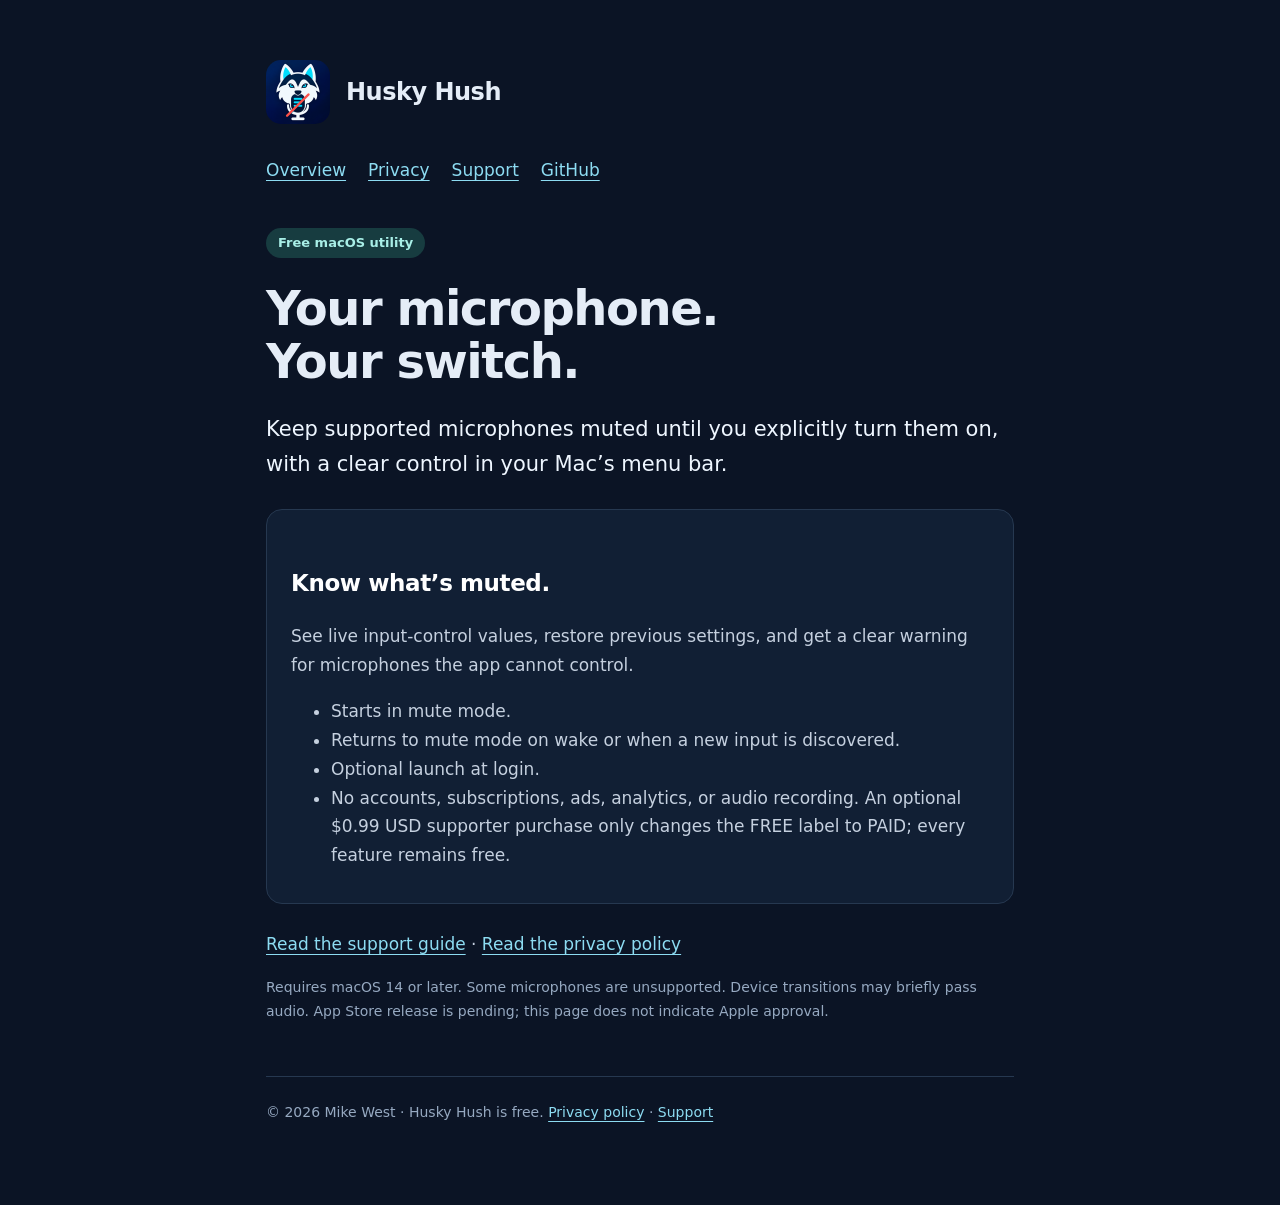
<file: docs/index.html>
<!doctype html>
<html lang="en"><head><meta charset="utf-8"><meta name="viewport" content="width=device-width,initial-scale=1"><meta name="description" content="Husky Hush: free microphone controls for your Mac. Privacy policy and support."><title>Microphone controls for Mac · Husky Hush</title><link rel="stylesheet" href="style.css"><link rel="icon" href="assets/icon.png"></head><body><main><header><img src="assets/icon.png" alt="Husky Hush icon" width="64" height="64"><span>Husky Hush</span></header><nav aria-label="Main navigation"><a href="./">Overview</a><a href="privacy.html">Privacy</a><a href="support.html">Support</a><a href="https://github.com/mykamel/Husky-Hush">GitHub</a></nav><span class="badge">Free macOS utility</span><h1>Your microphone.<br>Your switch.</h1><p class="lead">Keep supported microphones muted until you explicitly turn them on, with a clear control in your Mac’s menu bar.</p><section><h2>Know what’s muted.</h2><p>See live input-control values, restore previous settings, and get a clear warning for microphones the app cannot control.</p><ul><li>Starts in mute mode.</li><li>Returns to mute mode on wake or when a new input is discovered.</li><li>Optional launch at login.</li><li>No accounts, subscriptions, ads, analytics, or audio recording. An optional $0.99 USD supporter purchase only changes the FREE label to PAID; every feature remains free.</li></ul></section><p><a href="support.html">Read the support guide</a> · <a href="privacy.html">Read the privacy policy</a></p><p class="meta">Requires macOS 14 or later. Some microphones are unsupported. Device transitions may briefly pass audio. App Store release is pending; this page does not indicate Apple approval.</p><footer>© 2026 Mike West · Husky Hush is free. <a href="privacy.html">Privacy policy</a> · <a href="support.html">Support</a></footer></main></body></html>
</file>
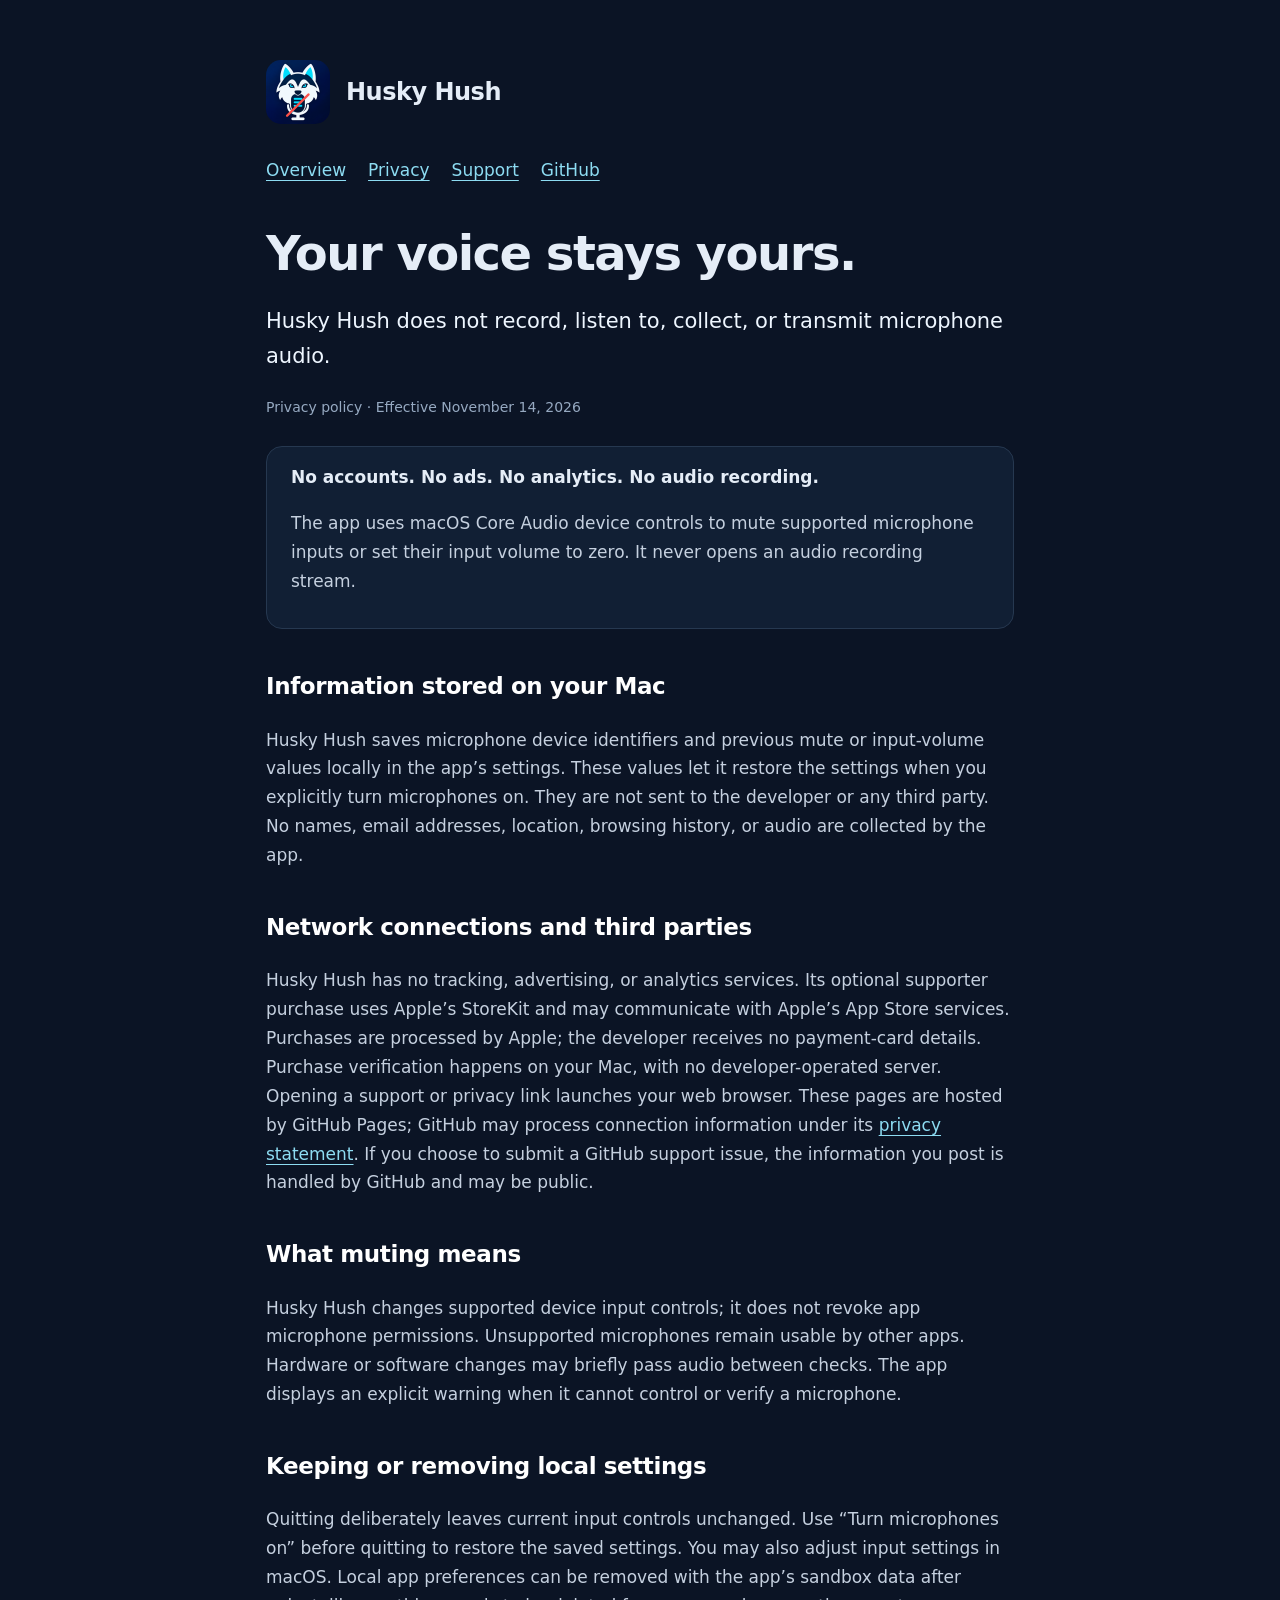
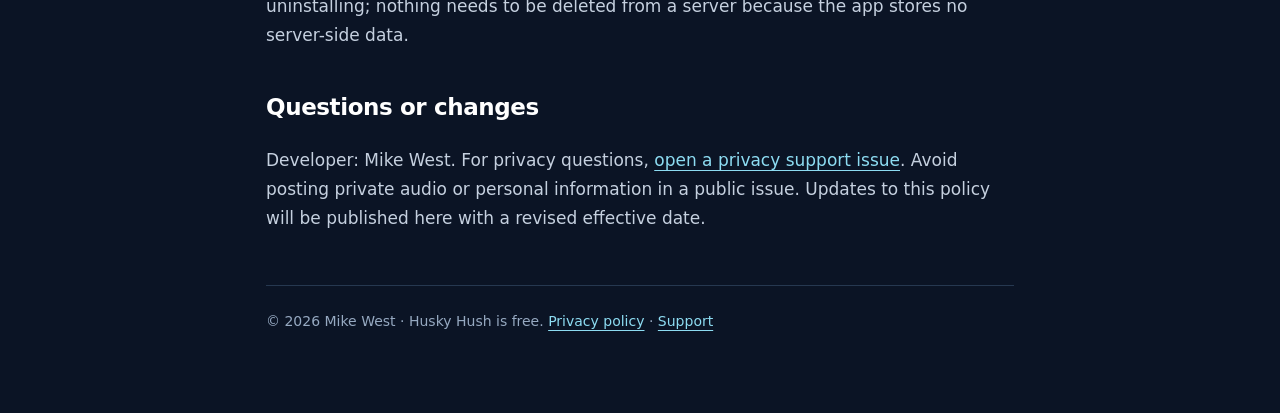
<file: docs/privacy.html>
<!doctype html>
<html lang="en"><head><meta charset="utf-8"><meta name="viewport" content="width=device-width,initial-scale=1"><meta name="description" content="Husky Hush: free microphone controls for your Mac. Privacy policy and support."><title>Privacy policy · Husky Hush</title><link rel="stylesheet" href="style.css"><link rel="icon" href="assets/icon.png"></head><body><main><header><img src="assets/icon.png" alt="Husky Hush icon" width="64" height="64"><span>Husky Hush</span></header><nav aria-label="Main navigation"><a href="./">Overview</a><a href="privacy.html">Privacy</a><a href="support.html">Support</a><a href="https://github.com/mykamel/Husky-Hush">GitHub</a></nav><h1>Your voice stays yours.</h1><p class="lead">Husky Hush does not record, listen to, collect, or transmit microphone audio.</p><p class="meta">Privacy policy · Effective November 14, 2026</p><section><strong>No accounts. No ads. No analytics. No audio recording.</strong><p>The app uses macOS Core Audio device controls to mute supported microphone inputs or set their input volume to zero. It never opens an audio recording stream.</p></section><h2>Information stored on your Mac</h2><p>Husky Hush saves microphone device identifiers and previous mute or input-volume values locally in the app’s settings. These values let it restore the settings when you explicitly turn microphones on. They are not sent to the developer or any third party. No names, email addresses, location, browsing history, or audio are collected by the app.</p><h2>Network connections and third parties</h2><p>Husky Hush has no tracking, advertising, or analytics services. Its optional supporter purchase uses Apple’s StoreKit and may communicate with Apple’s App Store services. Purchases are processed by Apple; the developer receives no payment-card details. Purchase verification happens on your Mac, with no developer-operated server. Opening a support or privacy link launches your web browser. These pages are hosted by GitHub Pages; GitHub may process connection information under its <a href="https://docs.github.com/en/site-policy/privacy-policies/github-general-privacy-statement">privacy statement</a>. If you choose to submit a GitHub support issue, the information you post is handled by GitHub and may be public.</p><h2>What muting means</h2><p>Husky Hush changes supported device input controls; it does not revoke app microphone permissions. Unsupported microphones remain usable by other apps. Hardware or software changes may briefly pass audio between checks. The app displays an explicit warning when it cannot control or verify a microphone.</p><h2>Keeping or removing local settings</h2><p>Quitting deliberately leaves current input controls unchanged. Use “Turn microphones on” before quitting to restore the saved settings. You may also adjust input settings in macOS. Local app preferences can be removed with the app’s sandbox data after uninstalling; nothing needs to be deleted from a server because the app stores no server-side data.</p><h2>Questions or changes</h2><p>Developer: Mike West. For privacy questions, <a href="https://github.com/mykamel/Husky-Hush/issues/new?title=Privacy%20question">open a privacy support issue</a>. Avoid posting private audio or personal information in a public issue. Updates to this policy will be published here with a revised effective date.</p><footer>© 2026 Mike West · Husky Hush is free. <a href="privacy.html">Privacy policy</a> · <a href="support.html">Support</a></footer></main></body></html>
</file>
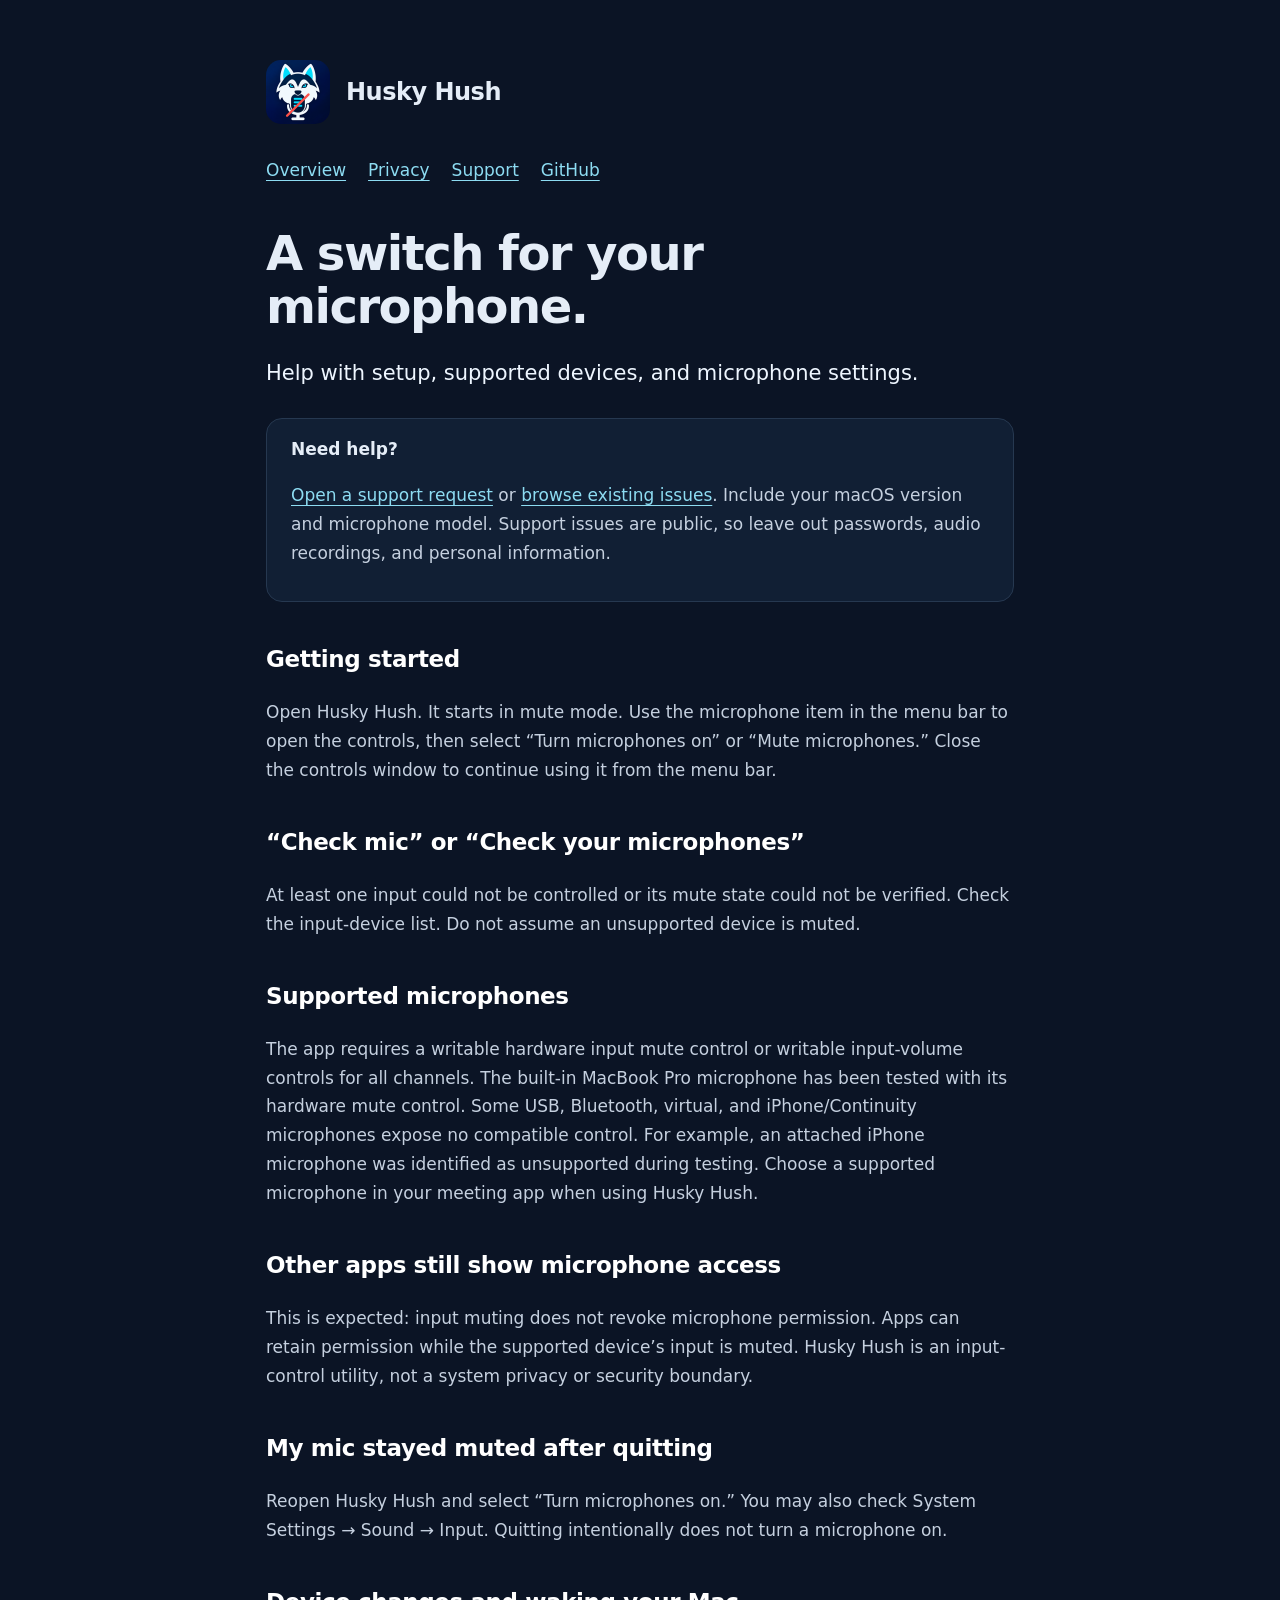
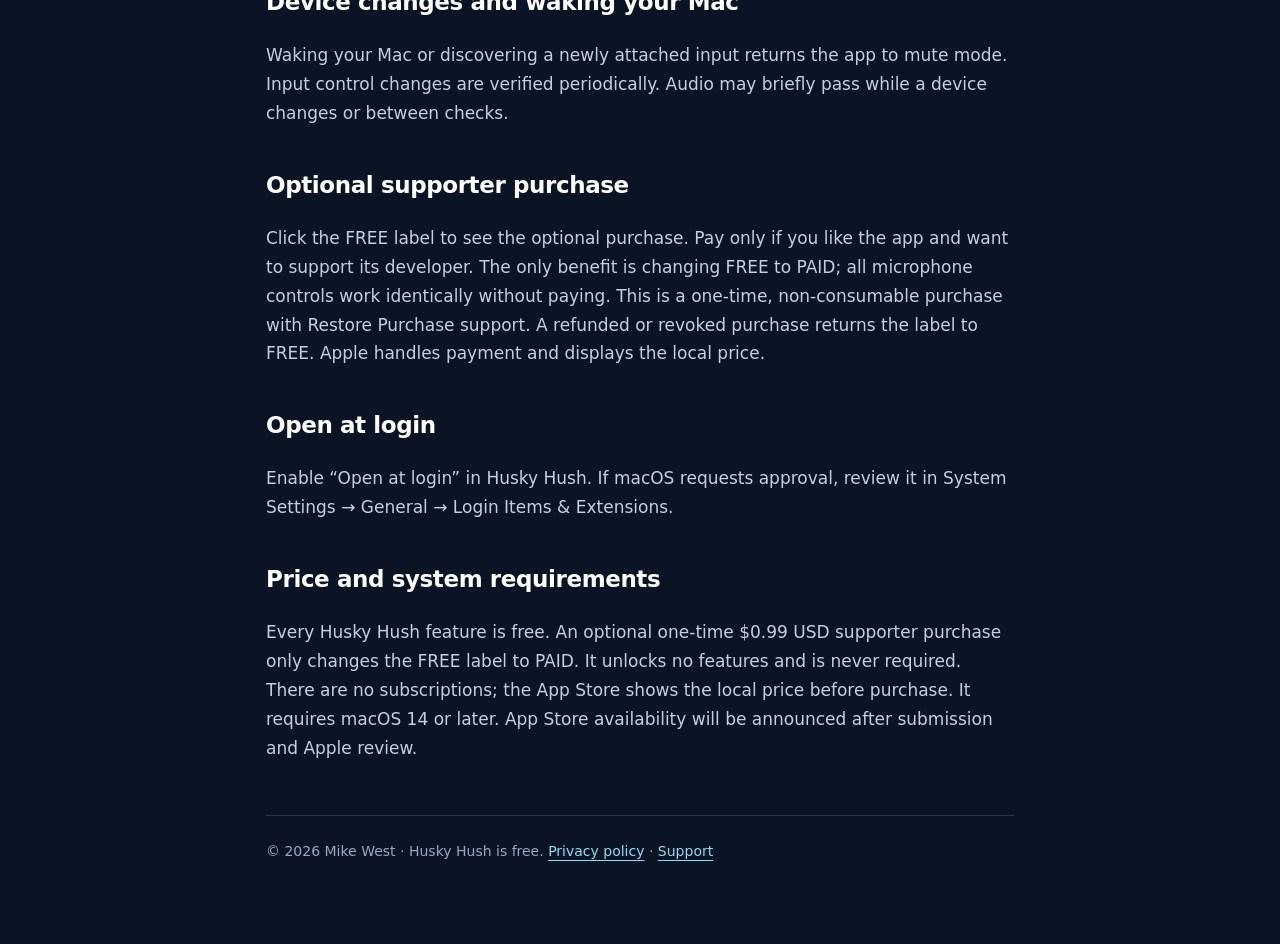
<file: docs/support.html>
<!doctype html>
<html lang="en"><head><meta charset="utf-8"><meta name="viewport" content="width=device-width,initial-scale=1"><meta name="description" content="Husky Hush: free microphone controls for your Mac. Privacy policy and support."><title>Support · Husky Hush</title><link rel="stylesheet" href="style.css"><link rel="icon" href="assets/icon.png"></head><body><main><header><img src="assets/icon.png" alt="Husky Hush icon" width="64" height="64"><span>Husky Hush</span></header><nav aria-label="Main navigation"><a href="./">Overview</a><a href="privacy.html">Privacy</a><a href="support.html">Support</a><a href="https://github.com/mykamel/Husky-Hush">GitHub</a></nav><h1>A switch for your microphone.</h1><p class="lead">Help with setup, supported devices, and microphone settings.</p><section><strong>Need help?</strong><p><a href="https://github.com/mykamel/Husky-Hush/issues/new">Open a support request</a> or <a href="https://github.com/mykamel/Husky-Hush/issues">browse existing issues</a>. Include your macOS version and microphone model. Support issues are public, so leave out passwords, audio recordings, and personal information.</p></section><h2>Getting started</h2><p>Open Husky Hush. It starts in mute mode. Use the microphone item in the menu bar to open the controls, then select “Turn microphones on” or “Mute microphones.” Close the controls window to continue using it from the menu bar.</p><h2>“Check mic” or “Check your microphones”</h2><p>At least one input could not be controlled or its mute state could not be verified. Check the input-device list. Do not assume an unsupported device is muted.</p><h2>Supported microphones</h2><p>The app requires a writable hardware input mute control or writable input-volume controls for all channels. The built-in MacBook Pro microphone has been tested with its hardware mute control. Some USB, Bluetooth, virtual, and iPhone/Continuity microphones expose no compatible control. For example, an attached iPhone microphone was identified as unsupported during testing. Choose a supported microphone in your meeting app when using Husky Hush.</p><h2>Other apps still show microphone access</h2><p>This is expected: input muting does not revoke microphone permission. Apps can retain permission while the supported device’s input is muted. Husky Hush is an input-control utility, not a system privacy or security boundary.</p><h2>My mic stayed muted after quitting</h2><p>Reopen Husky Hush and select “Turn microphones on.” You may also check System Settings → Sound → Input. Quitting intentionally does not turn a microphone on.</p><h2>Device changes and waking your Mac</h2><p>Waking your Mac or discovering a newly attached input returns the app to mute mode. Input control changes are verified periodically. Audio may briefly pass while a device changes or between checks.</p><h2>Optional supporter purchase</h2><p>Click the FREE label to see the optional purchase. Pay only if you like the app and want to support its developer. The only benefit is changing FREE to PAID; all microphone controls work identically without paying. This is a one-time, non-consumable purchase with Restore Purchase support. A refunded or revoked purchase returns the label to FREE. Apple handles payment and displays the local price.</p><h2>Open at login</h2><p>Enable “Open at login” in Husky Hush. If macOS requests approval, review it in System Settings → General → Login Items &amp; Extensions.</p><h2>Price and system requirements</h2><p>Every Husky Hush feature is free. An optional one-time $0.99 USD supporter purchase only changes the FREE label to PAID. It unlocks no features and is never required. There are no subscriptions; the App Store shows the local price before purchase. It requires macOS 14 or later. App Store availability will be announced after submission and Apple review.</p><footer>© 2026 Mike West · Husky Hush is free. <a href="privacy.html">Privacy policy</a> · <a href="support.html">Support</a></footer></main></body></html>
</file>
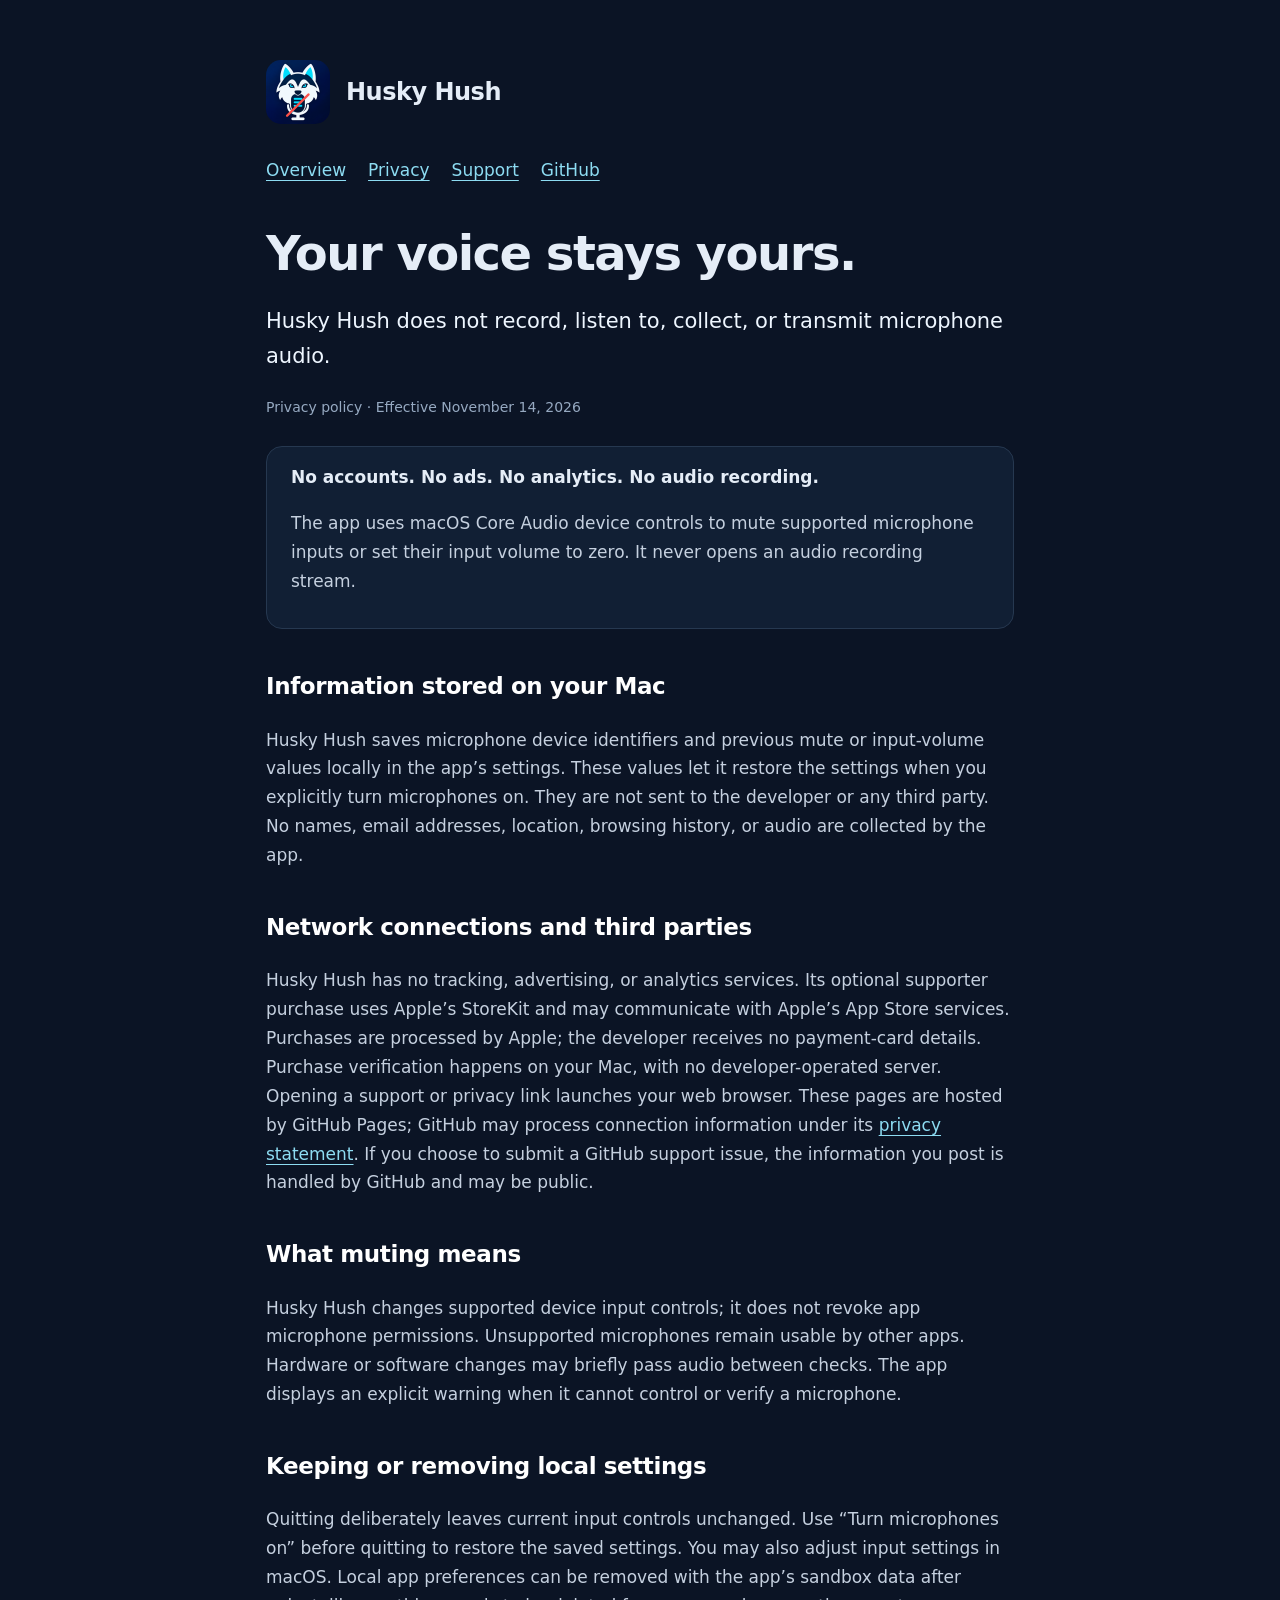
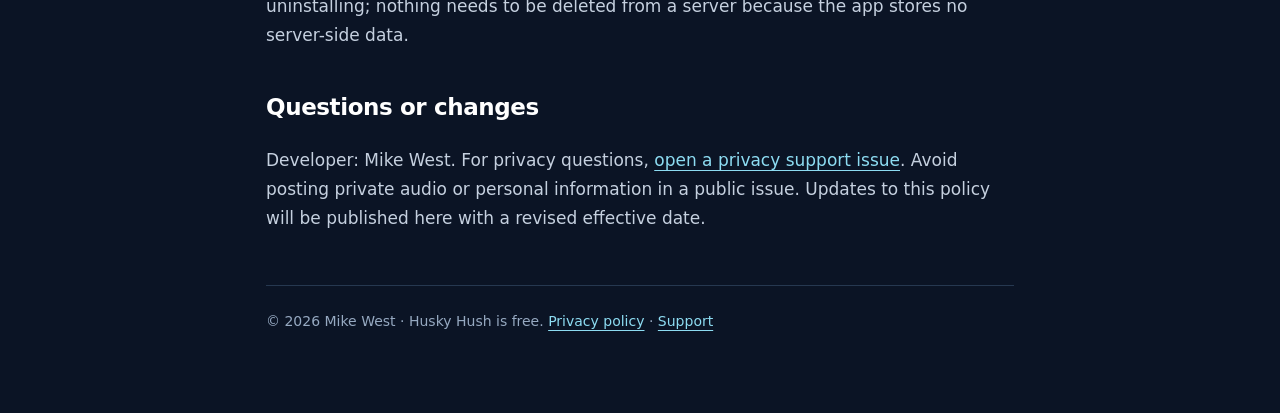
<file: Store/privacy.html>
<!doctype html><html lang="en"><meta charset="utf-8"><meta http-equiv="refresh" content="0;url=../docs/privacy.html"><title>Husky Hush</title><a href="../docs/privacy.html">Open privacy page</a></html>
</file>
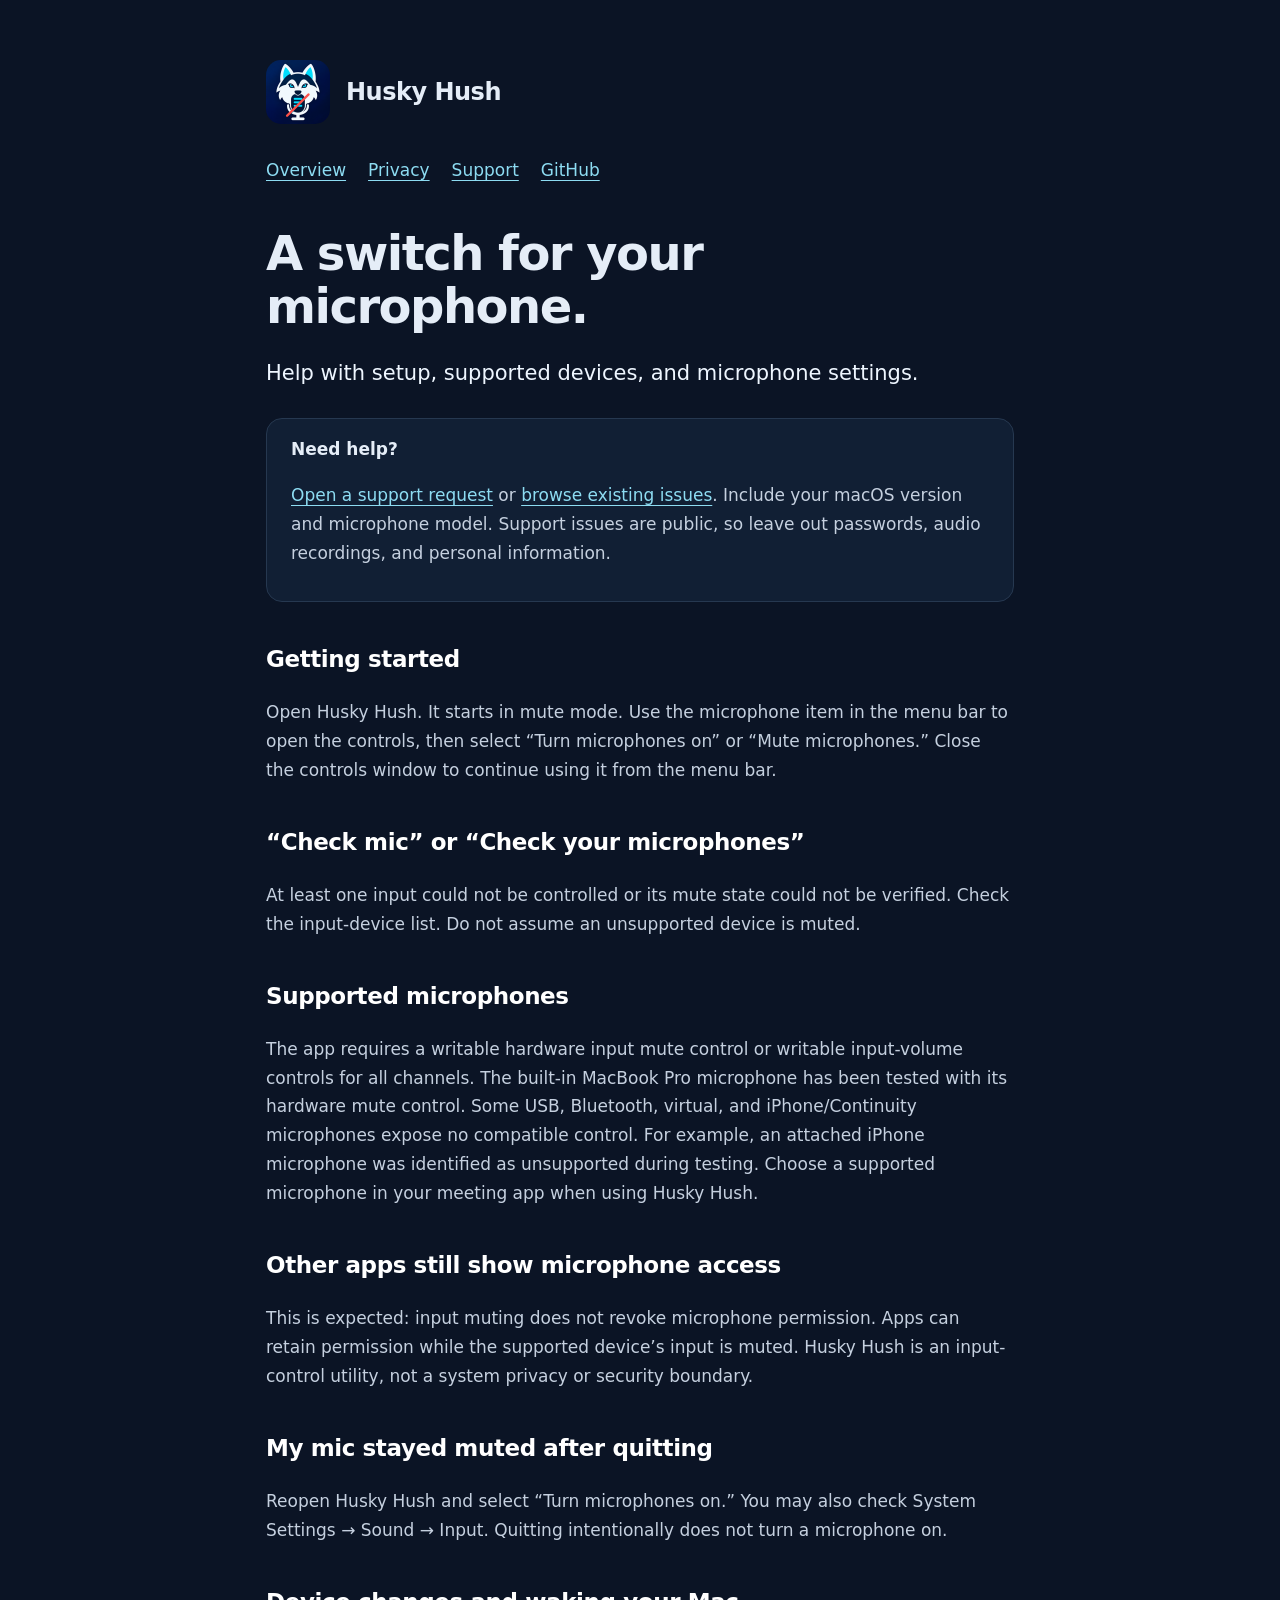
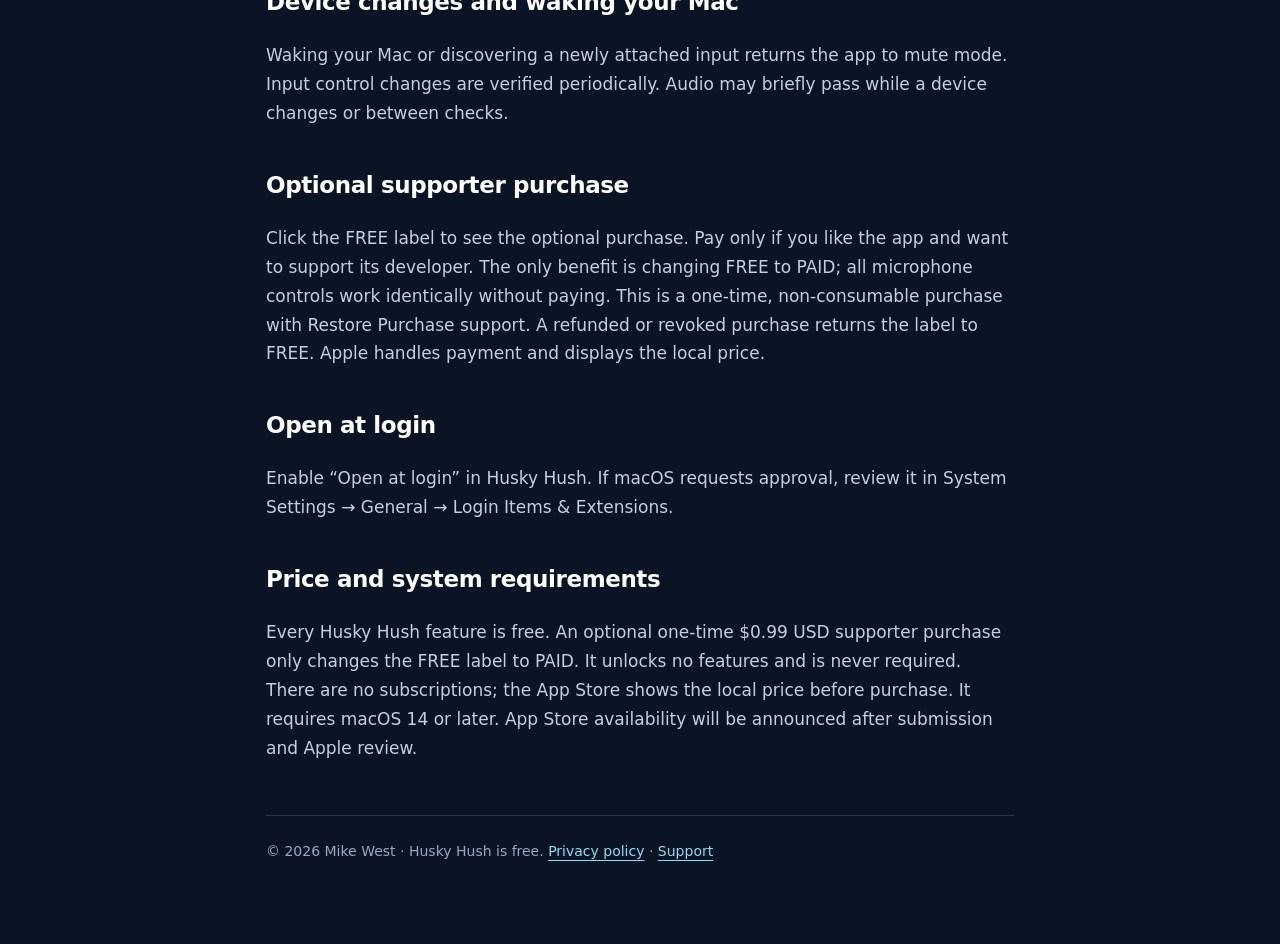
<file: Store/support.html>
<!doctype html><html lang="en"><meta charset="utf-8"><meta http-equiv="refresh" content="0;url=../docs/support.html"><title>Husky Hush</title><a href="../docs/support.html">Open support page</a></html>
</file>
<file: docs/style.css>
*{box-sizing:border-box}html{color-scheme:dark}body{margin:0;background:#0b1425;color:#e5edf7;font:17px/1.7 system-ui,-apple-system,sans-serif}main{max-width:800px;margin:auto;padding:60px 26px 80px}header{display:flex;align-items:center;gap:16px;margin-bottom:32px}header img{width:64px;height:64px;border-radius:15px}header span{font-weight:750;font-size:24px;letter-spacing:-.5px}nav{display:flex;gap:22px;flex-wrap:wrap;margin:20px 0 42px}a{color:#8ddcf2;text-underline-offset:4px}h1{font-size:clamp(32px,6vw,48px);letter-spacing:-1.5px;line-height:1.1;margin:24px 0}h2{font-size:23px;margin-top:38px;color:#fff;letter-spacing:-.4px}p,li{color:#c5d0df}.lead{font-size:21px;color:#eef6ff}.meta,footer{color:#96a9c1;font-size:14px}section{padding:16px 24px;border:1px solid #263850;border-radius:16px;background:#111f34;margin:26px 0}.badge{display:inline-block;background:#173c40;color:#a8efe7;border-radius:99px;padding:4px 12px;font-size:13px;font-weight:700}footer{border-top:1px solid #263850;margin-top:52px;padding-top:24px}code{font-size:.95em}
</file>
